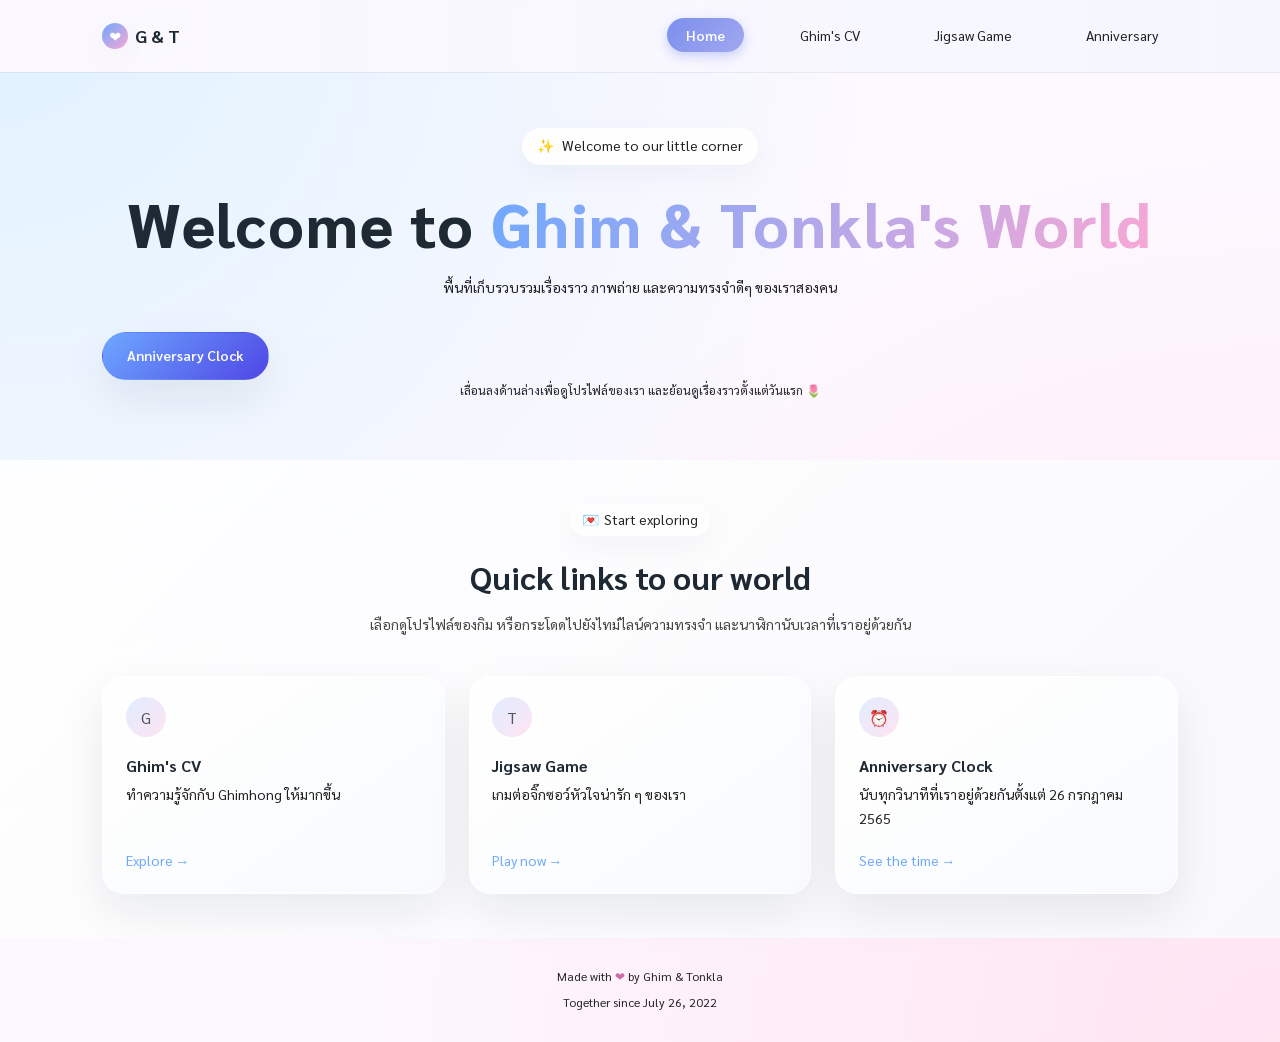
<file: index.html>
<!-- หน้าแรกของเว็บไซต์ Ghim & Tonkla - มีเมนู, hero, ลิงก์ไปแต่ละหน้า -->
<!doctype html>
<html lang="th">
  <head>
    <!-- ส่วนหัว (Head) - ตั้งค่าฟอนต์, meta, ลิงก์ CSS -->
    <!--
      Head section
      - Loads Thai font "Sarabun" from Google Fonts
      - Sets responsive viewport meta
      - Connects global stylesheet (style.css)
    -->
    <meta charset="utf-8" />
    <meta name="viewport" content="width=device-width, initial-scale=1" />
    <title>Ghim &amp; Tonkla - Personal Website</title>
    <meta
      name="description"
      content="เว็บไซต์บันทึกความทรงจำของกิมและต้นกล้า"
    />

    <!-- Google Fonts: Sarabun (primary Thai/Latin font) -->
    <link rel="preconnect" href="https://fonts.googleapis.com" />
    <link rel="preconnect" href="https://fonts.gstatic.com" crossorigin />
    <link href="https://fonts.googleapis.com/css2?family=Sarabun:wght@400;600;700&display=swap" rel="stylesheet" media="print" onload="this.media='all'" />
    <noscript><link rel="stylesheet" href="https://fonts.googleapis.com/css2?family=Sarabun:wght@400;600;700&display=swap" /></noscript>
              <!-- <li>
                <a href="memories.html" class="navbar__link navbar__link--active"
                  aria-current="page"
                  >Our Memories</a
                >
              </li> -->
    <link rel="preload" href="./css/style.css" as="style" />
    <link rel="stylesheet" href="./css/style.css" />
  </head>
  <body>
    <!-- เริ่มต้นเนื้อหาเว็บทั้งหมด -->
    <!--
      Page wrapper
      - Flex column so footer stays at bottom
      - Works without CSS as a normal linear page
    -->
    <div class="page-wrapper">
      <!-- Section: Header (เมนูนำทางด้านบน) -->
      <!--
        Site header & navigation
        - Semantic <header> with <nav>
        - Links to all 5 pages in the project
        - Designed mobile‑first, then enhanced with sticky / blur in CSS
      -->
      <header class="site-header">
        <!-- Navbar + โลโก้ + เมนู -->
        <div class="container navbar" aria-label="Main navigation">
          <!-- Brand / logo area -->
          <a href="index.html" class="navbar__brand">
            <span class="navbar__brand-icon" aria-hidden="true">❤</span>
            <span>G &amp; T</span>
          </a>

          <!-- Hamburger toggle for mobile navigation -->
          <button
            class="navbar-toggle"
            type="button"
            aria-label="เปิดเมนูนำทาง"
            aria-expanded="false"
          >
            <span class="navbar-toggle__icon" aria-hidden="true">
              <span></span>
              <span></span>
              <span></span>
            </span>
          </button>

          <!-- Primary navigation links -->
          <nav aria-label="Primary">
            <ul class="navbar__links">
              <li>
                <a
                  href="index.html"
                  class="navbar__link navbar__link--active"
                  aria-current="page"
                  >Home</a
                >
              </li>
              <li>
                <a href="ghim-cv.html" class="navbar__link">Ghim's CV</a>
              </li>
              <li>
                <a href="jigsaw-game.html" class="navbar__link">Jigsaw Game</a>
              </li>
              <li>
                <a href="anniversary.html" class="navbar__link">Anniversary</a>
              </li>
            </ul>
          </nav>
        </div>
      </header>

      <!-- Section: Main Content (Hero + Quick Links) -->
      <main class="main" id="main-content">
        <!-- Hero Section: แนะนำเว็บ + ปุ่มลัด -->
        <section class="section section--hero">
          <div class="container hero">
            <!-- Small badge / eyebrow text above main headline -->
            <div class="hero__badge-wrapper">
              <p class="hero__badge">
                <span aria-hidden="true">✨</span>
                <span>Welcome to our little corner</span>
              </p>
            </div>

            <!-- Main hero heading -->
            <h1 class="hero__title">
              Welcome to
              <span class="hero__highlight">Ghim &amp; Tonkla's World</span>
            </h1>

            <!-- Short description explaining the purpose of the site -->
            <p class="hero__subtitle">
              พื้นที่เก็บรวบรวมเรื่องราว ภาพถ่าย และความทรงจำดีๆ ของเราสองคน
            </p>

            <!-- Primary actions / quick shortcuts from the hero area -->
            <div class="hero__actions" aria-label="Quick actions from hero">
              <a href="anniversary.html" class="btn btn--primary">
                Anniversary Clock
              </a>
            </div>

            <p class="hero__actions-subtext">
              เลื่อนลงด้านล่างเพื่อดูโปรไฟล์ของเรา และย้อนดูเรื่องราวตั้งแต่วันแรก 🌷
            </p>
          </div>
        </section>

        <!-- Quick Links Section: ลิงก์ไปแต่ละหน้า -->
        <section
          class="section section--subtle"
          aria-labelledby="quick-links-heading"
        >
          <div class="container">
            <!-- Section heading with small eyebrow label -->
            <header class="section-heading">
              <p class="section-heading__eyebrow">
                <span aria-hidden="true">💌</span>
                <span>Start exploring</span>
              </p>
              <h2 id="quick-links-heading" class="section-heading__title">
                Quick links to our world
              </h2>
              <p class="section-heading__subtitle">
                เลือกดูโปรไฟล์ของกิม หรือกระโดดไปยังไทม์ไลน์ความทรงจำ
                และนาฬิกานับเวลาที่เราอยู่ด้วยกัน
              </p>
            </header>

            <!-- Card grid with 4 navigation cards -->
            <div class="card-grid" aria-label="Quick navigation cards">
              <!-- Card 1: Ghim's CV -->
              <a href="ghim-cv.html" class="card">
                <div>
                  <div class="card__icon-circle" aria-hidden="true">G</div>
                  <h3 class="card__title">Ghim's CV</h3>
                  <p class="card__subtitle">ทำความรู้จักกับ Ghimhong ให้มากขึ้น</p>
                </div>
                <p class="card__link-arrow" aria-hidden="true">Explore →</p>
              </a>

              <!-- Card 2: Jigsaw Game -->
              <a href="jigsaw-game.html" class="card">
                <div>
                  <div class="card__icon-circle" aria-hidden="true">T</div>
                  <h3 class="card__title">Jigsaw Game</h3>
                  <p class="card__subtitle">เกมต่อจิ๊กซอว์หัวใจน่ารัก ๆ ของเรา</p>
                </div>
                <p class="card__link-arrow" aria-hidden="true">Play now →</p>
              </a>

              <!-- Card 3: Anniversary clock -->
              <a href="anniversary.html" class="card">
                <div>
                  <div class="card__icon-circle" aria-hidden="true">⏰</div>
                  <h3 class="card__title">Anniversary Clock</h3>
                  <p class="card__subtitle">
                    นับทุกวินาทีที่เราอยู่ด้วยกันตั้งแต่ 26 กรกฎาคม 2565
                  </p>
                </div>
                <p class="card__link-arrow" aria-hidden="true">See the time →</p>
              </a>
            </div>
          </div>
        </section>
      </main>

      <!-- Section: Footer (ปิดท้ายเว็บ) -->
      <footer class="site-footer">
        <div class="container site-footer__inner">
          <p>
            Made with <span class="site-footer__heart" aria-hidden="true">❤</span>
            by Ghim &amp; Tonkla
          </p>
          <p class="text-soft">Together since July 26, 2022</p>
        </div>
      </footer>
    </div>

    <!-- Shared navigation toggle script -->
    <script src="js/script.js" defer></script>
  </body>
</html>
</file>
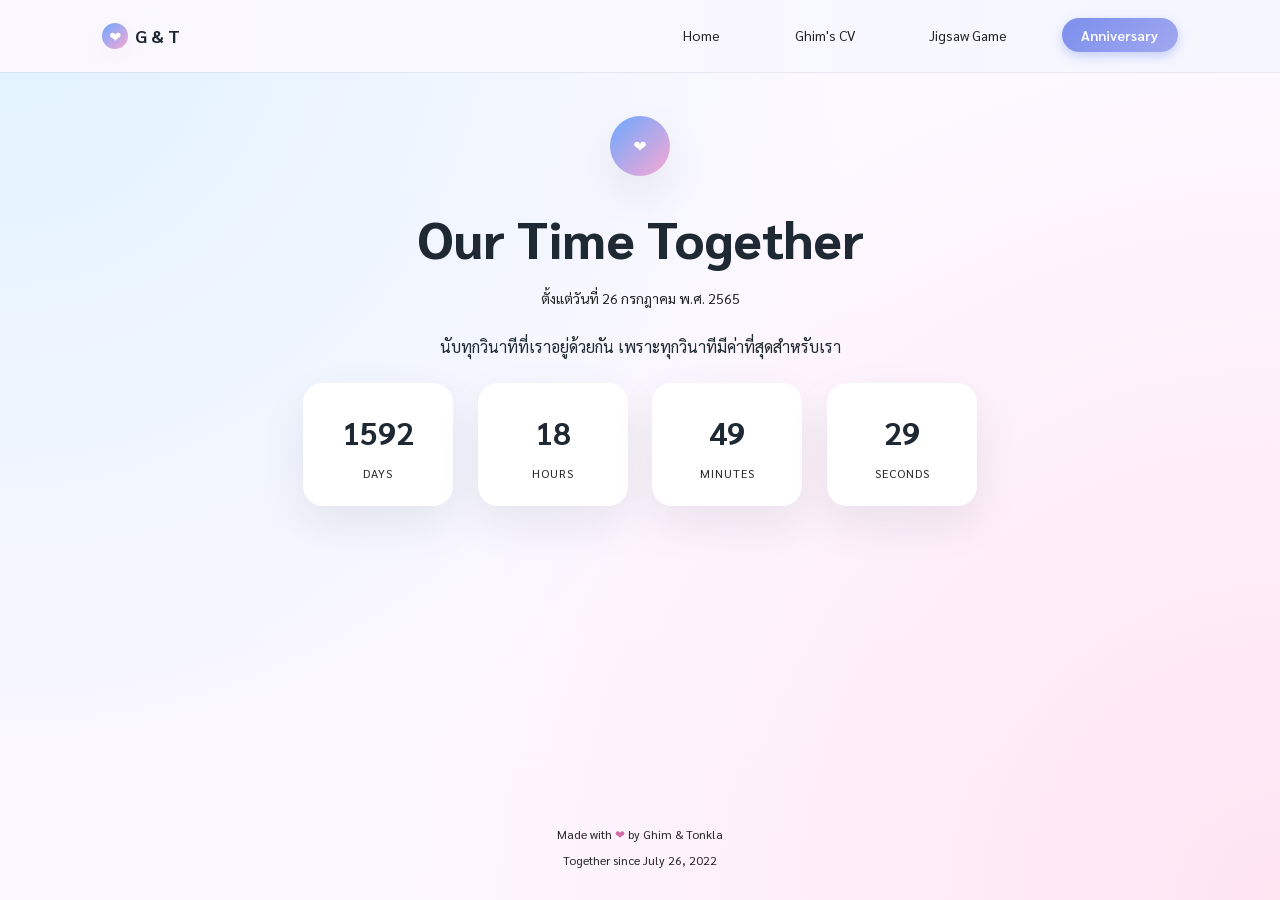
<file: anniversary.html>
<!doctype html>
<html lang="th">
  <head>
    <!-- ส่วนหัว (Head) - ตั้งค่าฟอนต์, meta, ลิงก์ CSS -->
    <!--
      Head section for Anniversary page
      - Uses shared Sarabun font and global stylesheet
      - Mobile‑first via responsive viewport
    -->
    <meta charset="utf-8" />
    <meta name="viewport" content="width=device-width, initial-scale=1" />
    <title>Anniversary Clock | Ghim &amp; Tonkla - Personal Website</title>
    <meta
      name="description"
      content="เว็บไซต์บันทึกความทรงจำของกิมและต้นกล้า"
    />

    <!-- Google Fonts: Sarabun (primary Thai font) -->
    <link rel="preconnect" href="https://fonts.googleapis.com" />
    <link rel="preconnect" href="https://fonts.gstatic.com" crossorigin />
    <link href="https://fonts.googleapis.com/css2?family=Sarabun:wght@400;600;700&display=swap" rel="stylesheet" media="print" onload="this.media='all'" />
    <noscript><link rel="stylesheet" href="https://fonts.googleapis.com/css2?family=Sarabun:wght@400;600;700&display=swap" /></noscript>

    <!-- Preload & global pastel stylesheet -->
    <link rel="preload" href="./css/style.css" as="style" />
    <link rel="stylesheet" href="./css/style.css" />
  </head>
  <body>
    <!-- เริ่มต้นเนื้อหาเว็บ Anniversary -->
    <!--
      Page wrapper so footer stays at bottom even on tall screens.
      Content remains fully usable when CSS/JS are disabled.
    -->
    <div class="page-wrapper">
      <!-- Section: Header (เมนูนำทางด้านบน) -->
      <!-- Shared header & navigation with active state on "Anniversary" -->
      <header class="site-header">
        <!-- Navbar + โลโก้ + เมนู -->
        <div class="container navbar" aria-label="Main navigation">
          <!-- Brand / logo area -->
          <a href="index.html" class="navbar__brand">
            <span class="navbar__brand-icon" aria-hidden="true">❤</span>
            <span>G &amp; T</span>
          </a>

          <!-- Hamburger toggle for mobile navigation -->
          <button
            class="navbar-toggle"
            type="button"
            aria-label="เปิดเมนูนำทาง"
            aria-expanded="false"
          >
            <span class="navbar-toggle__icon" aria-hidden="true">
              <span></span>
              <span></span>
              <span></span>
            </span>
          </button>

          <!-- Primary navigation links -->
          <nav aria-label="Primary">
            <ul class="navbar__links">
              <li>
                <a href="index.html" class="navbar__link">Home</a>
              </li>
              <li>
                <a href="ghim-cv.html" class="navbar__link">Ghim's CV</a>
              </li>
              <li>
                <a href="jigsaw-game.html" class="navbar__link">Jigsaw Game</a>
              </li>
              <li>
                <a href="anniversary.html" class="navbar__link navbar__link--active" aria-current="page">Anniversary</a>
              </li>
            </ul>
          </nav>
        </div>
      </header>

      <!-- Section: Main Content (นาฬิกานับเวลารัก) -->
      <main class="main" id="main-content">
        <section class="section">
          <div class="container anniversary">
            <!-- หัวใจไอคอนด้านบน -->
            <div class="anniversary__badge" aria-hidden="true">❤</div>

            <!-- หัวข้อหลัก + คำอธิบาย -->
            <h1 class="anniversary__title">Our Time Together</h1>
            <p class="anniversary__subtitle">
              ตั้งแต่วันที่ 26 กรกฎาคม พ.ศ. 2565
            </p>

            <!-- ข้อความซึ้ง ๆ -->
            <p class="mt-md">
              นับทุกวินาทีที่เราอยู่ด้วยกัน เพราะทุกวินาทีมีค่าที่สุดสำหรับเรา
            </p>

            <!-- Anniversary Counter: แสดงจำนวนวัน ชั่วโมง นาที วินาที -->
            <div class="anniversary-grid mt-md" aria-label="Time we have been together">
              <!-- Days card -->
              <div class="anniversary-pill">
                <span id="days-count" class="anniversary-pill__value">--</span>
                <span class="anniversary-pill__label">DAYS</span>
              </div>

              <!-- Hours card -->
              <div class="anniversary-pill">
                <span id="hours-count" class="anniversary-pill__value">--</span>
                <span class="anniversary-pill__label">HOURS</span>
              </div>

              <!-- Minutes card -->
              <div class="anniversary-pill">
                <span id="minutes-count" class="anniversary-pill__value">--</span>
                <span class="anniversary-pill__label">MINUTES</span>
              </div>

              <!-- Seconds card -->
              <div class="anniversary-pill">
                <span id="seconds-count" class="anniversary-pill__value">--</span>
                <span class="anniversary-pill__label">SECONDS</span>
              </div>
            </div>

            <!-- ข้อความ fallback ถ้า JS ปิด -->
            <p class="mt-md text-soft" id="clock-fallback">
              กำลังคำนวณเวลา... หากคุณปิดการทำงานของ JavaScript
              จะไม่สามารถแสดงนาฬิกานับเวลานี้ได้ แต่ความทรงจำยังอยู่เหมือนเดิม 💙
            </p>
          </div>
        </section>
      </main>

      <!-- Section: Footer (ปิดท้ายเว็บ) -->
      <footer class="site-footer">
        <div class="container site-footer__inner">
          <p>
            Made with <span class="site-footer__heart" aria-hidden="true">❤</span>
            by Ghim &amp; Tonkla
          </p>
          <p class="text-soft">Together since July 26, 2022</p>
        </div>
      </footer>
    </div>

    <!--
      Anniversary countup clock (vanilla JavaScript)

      - Uses a fixed start date: 26 July 2022 (local time)
      - Every second we calculate the difference between now and the start date
      - The difference is converted into days, hours, minutes, seconds
      - Values are written into the corresponding spans in the UI
      - When JS is working, we remove the fallback text for users
    -->
    <script>
      (function () {
        // DOM lookups for output elements
        var daysEl = document.getElementById('days-count');
        var hoursEl = document.getElementById('hours-count');
        var minutesEl = document.getElementById('minutes-count');
        var secondsEl = document.getElementById('seconds-count');
        var fallbackEl = document.getElementById('clock-fallback');

        if (!daysEl || !hoursEl || !minutesEl || !secondsEl) {
          // Safety guard: if elements are missing, do nothing.
          return;
        }

        // Mark that JavaScript is active (optional but may be useful
        // for other progressive enhancements such as subtle animations).
        document.body.classList.add('js');

        // Start date of the relationship: 26 July 2022 at 00:00 local time.
        // Using ISO date keeps it easy to read and maintain.
        var startDate = new Date('2022-07-26T00:00:00');

        // Helper to pad numbers with a leading zero
        function pad(value) {
          return String(value).padStart(2, '0');
        }

        // Main update function
        function updateClock() {
          var now = new Date();
          var diffMs = now.getTime() - startDate.getTime();

          // If the start date is somehow in the future, clamp to zero
          if (diffMs < 0) diffMs = 0;

          var diffSecondsTotal = Math.floor(diffMs / 1000);

          var days = Math.floor(diffSecondsTotal / (60 * 60 * 24));
          var remainingAfterDays = diffSecondsTotal % (60 * 60 * 24);

          var hours = Math.floor(remainingAfterDays / (60 * 60));
          var remainingAfterHours = remainingAfterDays % (60 * 60);

          var minutes = Math.floor(remainingAfterHours / 60);
          var seconds = remainingAfterHours % 60;

          // Write formatted values into the UI
          daysEl.textContent = days.toString();
          hoursEl.textContent = pad(hours);
          minutesEl.textContent = pad(minutes);
          secondsEl.textContent = pad(seconds);

          // Remove fallback text once the first calculation has succeeded
          if (fallbackEl && fallbackEl.parentNode) {
            fallbackEl.parentNode.removeChild(fallbackEl);
            fallbackEl = null; // Avoid trying to remove again
          }
        }

        // Initial paint so users see values immediately on load
        updateClock();
        // Update every second for a real-time experience
        setInterval(updateClock, 1000);
      })();
    </script>

    <!-- Shared navigation toggle script -->
    <script src="js/script.js" defer></script>
  </body>
</html>
</file>
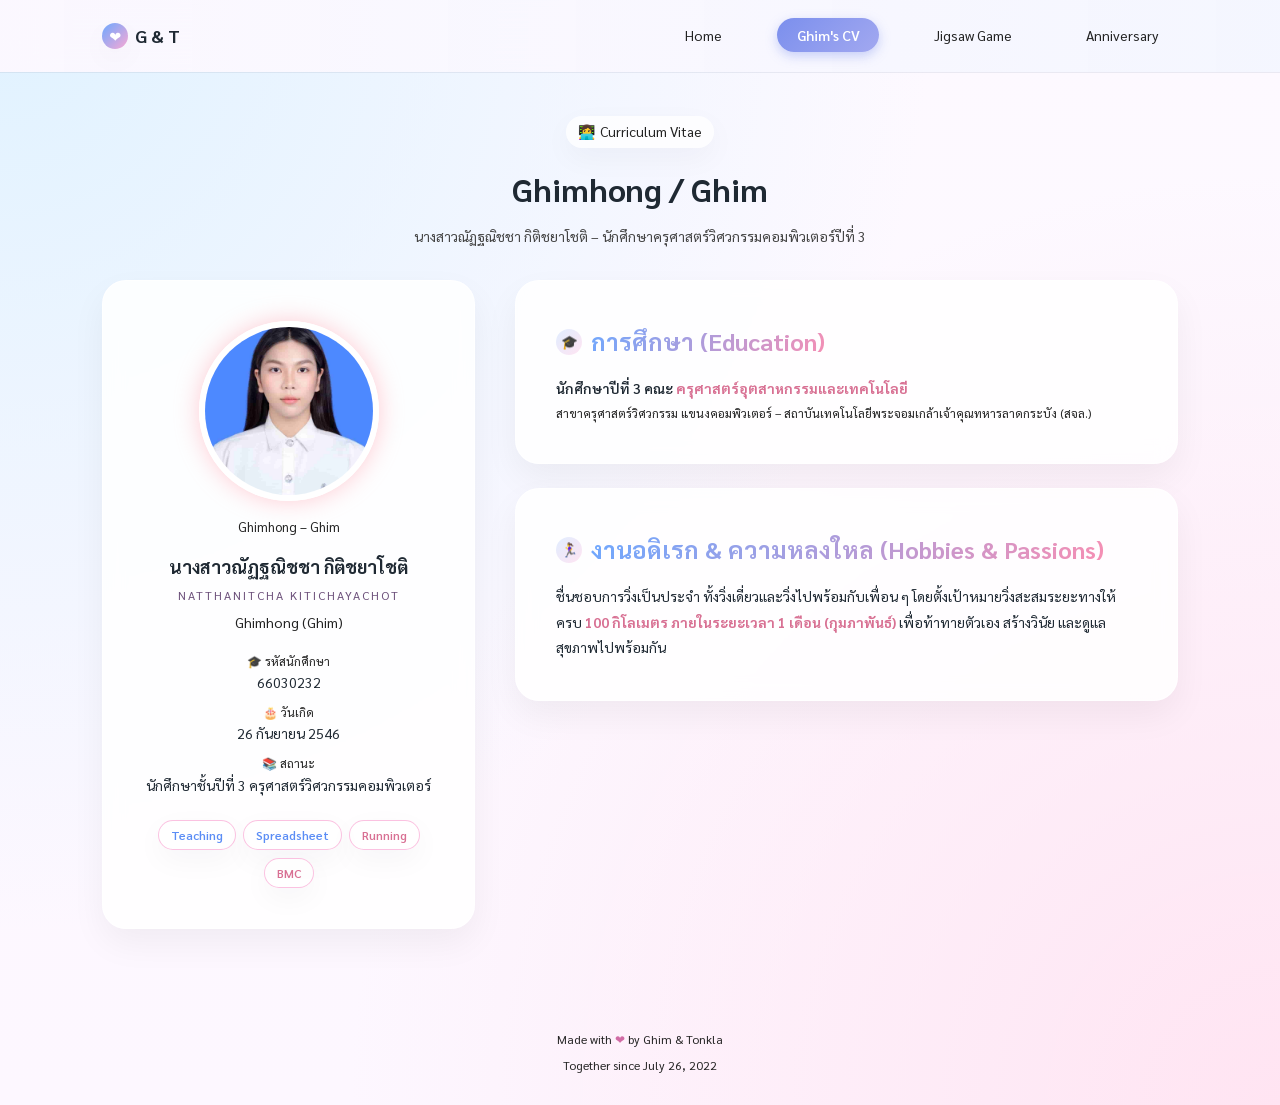
<file: ghim-cv.html>
<!doctype html>
<html lang="th">
  <head>
    <!-- ส่วนหัว (Head) - ตั้งค่าฟอนต์, meta, ลิงก์ CSS -->
    <!--
      Head section for Ghim's CV page
      - Uses the same font and stylesheet as the home page
      - Keeps HTML5 semantics and responsive meta for mobile‑first layout
    -->
    <meta charset="utf-8" />
    <meta name="viewport" content="width=device-width, initial-scale=1" />
    <title>Ghim's CV | Ghim &amp; Tonkla - Personal Website</title>
    <meta
      name="description"
      content="เว็บไซต์บันทึกความทรงจำของกิมและต้นกล้า"
    />

    <!-- Google Fonts: Sarabun (primary Thai font) -->
    <link rel="preconnect" href="https://fonts.googleapis.com" />
    <link rel="preconnect" href="https://fonts.gstatic.com" crossorigin />
    <link href="https://fonts.googleapis.com/css2?family=Sarabun:wght@400;600;700&display=swap" rel="stylesheet" media="print" onload="this.media='all'" />
    <noscript><link rel="stylesheet" href="https://fonts.googleapis.com/css2?family=Sarabun:wght@400;600;700&display=swap" /></noscript>

    <!-- Preload & shared stylesheet -->
    <link rel="preload" href="css/style.css" as="style" />
    <link rel="stylesheet" href="css/style.css" />

    <!-- Preload main profile image for faster LCP -->
    <link
      rel="preload"
      href="images/Ghim.jpg"
      as="image"
      fetchpriority="high"
    />

    <!-- Shared navigation script (deferred) -->
    <script src="js/script.js" defer></script>
  </head>
  <body>
    <!-- เริ่มต้นเนื้อหาเว็บ Ghim's CV -->
    <!--
      Page wrapper keeps footer at the bottom and
      still works as simple linear content if CSS is disabled.
    -->
    <div class="page-wrapper">
      <!-- Section: Header (เมนูนำทางด้านบน) -->
      <!--
        Shared site header and navigation
        - Same structure as index.html
        - Active state set to "Ghim's CV" for this page
      -->
      <header class="site-header">
        <!-- Navbar + โลโก้ + เมนู -->
        <div class="container navbar" aria-label="Main navigation">
          <!-- Brand / logo area -->
          <a href="index.html" class="navbar__brand">
            <span class="navbar__brand-icon" aria-hidden="true">❤</span>
            <span>G &amp; T</span>
          </a>

          <!-- Hamburger toggle for mobile navigation -->
          <button
            class="navbar-toggle"
            type="button"
            aria-label="เปิดเมนูนำทาง"
            aria-expanded="false"
          >
            <span class="navbar-toggle__icon" aria-hidden="true">
              <span></span>
              <span></span>
              <span></span>
            </span>
          </button>

          <!-- Primary navigation links -->
          <nav aria-label="Primary">
            <ul class="navbar__links">
              <li>
                <a href="index.html" class="navbar__link">Home</a>
              </li>
              <li>
                <a href="ghim-cv.html" class="navbar__link navbar__link--active" aria-current="page">Ghim's CV</a>
              </li>
              <li>
                <a href="jigsaw-game.html" class="navbar__link">Jigsaw Game</a>
              </li>
              <li>
                <a href="anniversary.html" class="navbar__link">Anniversary</a>
              </li>
            </ul>
          </nav>
        </div>
      </header>

      <!-- Section: Main Content (โปรไฟล์ + การศึกษา + งานอดิเรก) -->
      <main class="main" id="main-content">
        <section class="section" aria-labelledby="ghim-cv-heading">
          <div class="container">
            <!-- หัวข้อหลักของหน้า CV -->
            <header class="section-heading text-center">
              <p class="section-heading__eyebrow">
                <span aria-hidden="true">👩‍💻</span>
                <span>Curriculum Vitae</span>
              </p>
              <h1 id="ghim-cv-heading" class="section-heading__title">Ghimhong / Ghim</h1>
              <p class="section-heading__subtitle">
                นางสาวณัฏฐณิชชา กิติชยาโชติ – นักศึกษาครุศาสตร์วิศวกรรมคอมพิวเตอร์ปีที่ 3
              </p>
            </header>

            <!-- CV Layout: ซ้ายโปรไฟล์ ขวารายละเอียด -->
            <div class="cv-layout" aria-label="Ghimhong profile layout">
              <!-- Sidebar: ข้อมูลโปรไฟล์ -->
              <aside class="cv-layout__sidebar" aria-label="Basic profile information">
                <article class="cv-section-card cv-profile-card">
                  <figure class="text-center">
                    <img
                      src="images/Ghim.jpg"
                      alt="Ghimhong Profile"
                      class="profile-img-circle"
                      width="200"
                      height="200"
                      fetchpriority="high"
                      decoding="sync"
                    />
                    <figcaption class="text-soft" style="font-size: 0.8rem;">
                      Ghimhong – Ghim
                    </figcaption>
                  </figure>

                  <!-- Name & nickname -->
                  <div class="mt-sm">
                    <p class="cv-profile-card__name">นางสาวณัฏฐณิชชา กิติชยาโชติ</p>
                    <p class="cv-profile-card__name-en">NATTHANITCHA KITICHAYACHOT</p>
                    <p class="cv-profile-card__role">Ghimhong (Ghim)</p>
                  </div>

                  <!-- Basic meta information -->
                  <dl class="cv-profile-card__meta" aria-label="Student information">
                    <div>
                      <dt class="text-soft">🎓 รหัสนักศึกษา</dt>
                      <dd>66030232</dd>
                    </div>
                    <div>
                      <dt class="text-soft">🎂 วันเกิด</dt>
                      <dd>26 กันยายน 2546</dd>
                    </div>
                    <div>
                      <dt class="text-soft">📚 สถานะ</dt>
                      <dd>นักศึกษาชั้นปีที่ 3 ครุศาสตร์วิศวกรรมคอมพิวเตอร์</dd>
                    </div>
                  </dl>

                  <!-- Interest tags -->
                  <div class="mt-md" aria-label="Key interests">
                    <div class="tag-list">
                      <span class="tag tag--blue">Teaching</span>
                      <span class="tag tag--blue">Spreadsheet</span>
                      <span class="tag tag--pink">Running</span>
                      <span class="tag tag--pink">BMC</span>
                    </div>
                  </div>
                </article>
              </aside>

              <!-- Main: การศึกษา + งานอดิเรก -->
              <section class="cv-layout__main" aria-label="Detailed CV sections">
                <!-- Education card -->
                <div class="info-card">
                  <article class="cv-section-card">
                    <header class="cv-section-card__title">
                      <span class="cv-section-card__title-icon" aria-hidden="true">🎓</span>
                      <h2>การศึกษา (Education)</h2>
                    </header>

                    <div>
                      <p class="cv-section-card__item-title">
                        นักศึกษาปีที่ 3 คณะ
                        <span class="highlight">ครุศาสตร์อุตสาหกรรมและเทคโนโลยี</span>
                      </p>
                      <p class="cv-section-card__item-meta">
                        สาขาครุศาสตร์วิศวกรรม แขนงคอมพิวเตอร์ –
                        สถาบันเทคโนโลยีพระจอมเกล้าเจ้าคุณทหารลาดกระบัง (สจล.)
                      </p>
                    </div>
                  </article>
                </div>

                <!-- Hobbies & passions card -->
                <div class="info-card">
                  <article class="cv-section-card">
                    <header class="cv-section-card__title">
                      <span class="cv-section-card__title-icon" aria-hidden="true">🏃‍♀️</span>
                      <h2>งานอดิเรก &amp; ความหลงใหล (Hobbies &amp; Passions)</h2>
                    </header>

                    <p class="cv-section-card__item-body">
                      ชื่นชอบการวิ่งเป็นประจำ ทั้งวิ่งเดี่ยวและวิ่งไปพร้อมกับเพื่อน ๆ
                      โดยตั้งเป้าหมายวิ่งสะสมระยะทางให้ครบ
                      <strong>
                        <span class="highlight">100 กิโลเมตร</span>
                        ภายในระยะเวลา
                        <span class="highlight">1 เดือน</span>
                        (กุมภาพันธ์)
                      </strong>
                      เพื่อท้าทายตัวเอง สร้างวินัย และดูแลสุขภาพไปพร้อมกัน
                    </p>
                  </article>
                </div>
              </section>
            </div>
          </div>
        </section>
      </main>

      <!-- Section: Footer (ปิดท้ายเว็บ) -->
      <footer class="site-footer">
        <div class="container site-footer__inner">
          <p>
            Made with <span class="site-footer__heart" aria-hidden="true">❤</span>
            by Ghim &amp; Tonkla
          </p>
          <p class="text-soft">Together since July 26, 2022</p>
        </div>
      </footer>
    </div>

  </body>
</html>
</file>
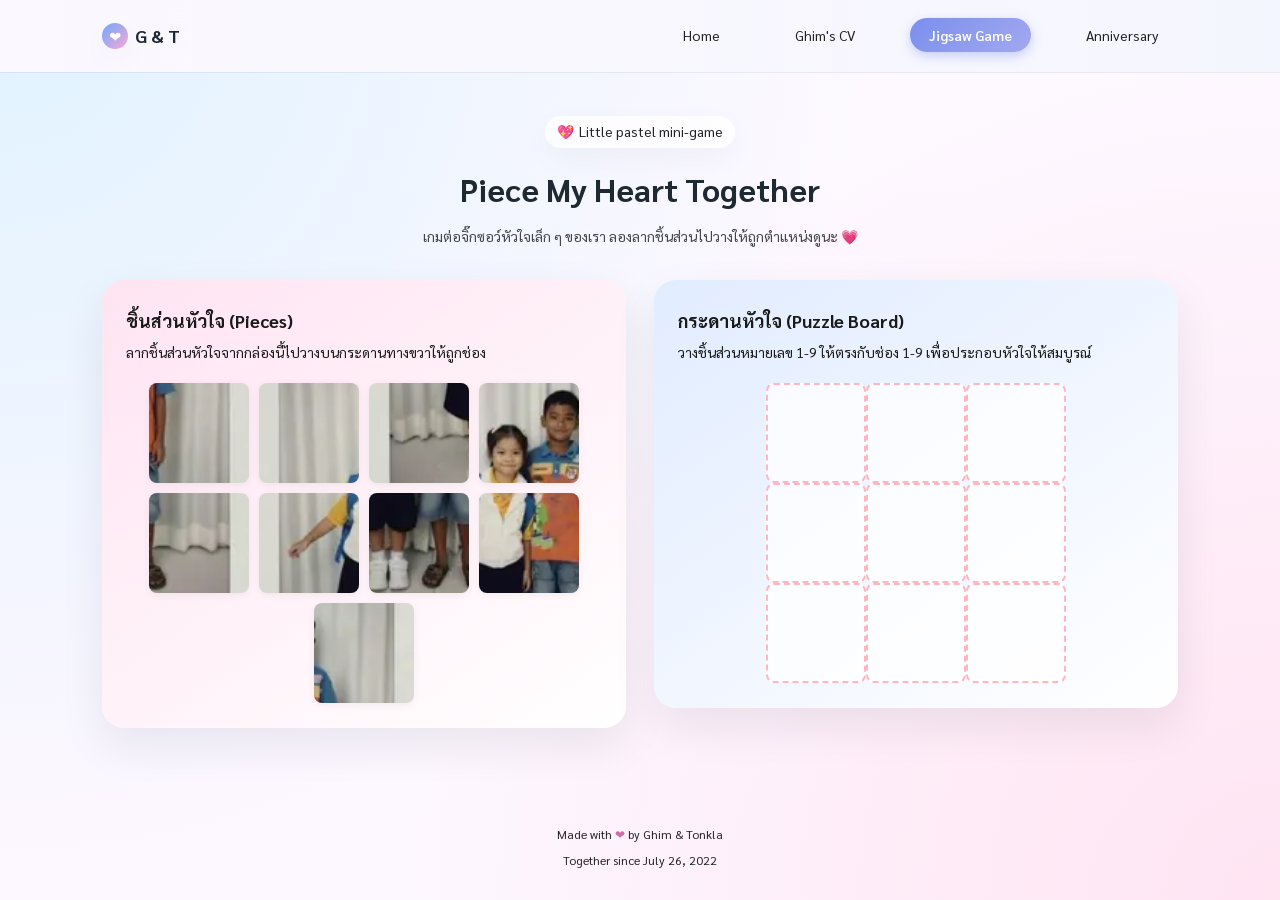
<file: jigsaw-game.html>
<!doctype html>
<html lang="th">
  <head>
    <!--
      Head section for Jigsaw Game page
      - Reuses shared font and stylesheet
      - Keeps responsive viewport for mobile‑first design
    -->
    <meta charset="utf-8" />
    <meta name="viewport" content="width=device-width, initial-scale=1" />
    <title>Jigsaw Game | Ghim &amp; Tonkla - Personal Website</title>
    <meta
      name="description"
      content="เว็บไซต์บันทึกความทรงจำของกิมและต้นกล้า"
    />

    <!-- Improve performance: theme color for mobile -->
    <meta name="theme-color" content="#ffffff" />

    <!-- Google Fonts: Sarabun (primary Thai font) -->
    <link rel="preconnect" href="https://fonts.googleapis.com" />
    <link rel="preconnect" href="https://fonts.gstatic.com" crossorigin />
    <link href="https://fonts.googleapis.com/css2?family=Sarabun:wght@400;600;700&display=swap" rel="stylesheet" media="print" onload="this.media='all'" />
    <noscript><link rel="stylesheet" href="https://fonts.googleapis.com/css2?family=Sarabun:wght@400;600;700&display=swap" /></noscript>


    <!-- Inline critical CSS for above-the-fold layout (mobile only) -->
    <style>
      @media (max-width: 768px) {
        html, body { min-height: 100vh; background: #fdf8ff; }
        .page-wrapper { min-height: 100vh; display: flex; flex-direction: column; }
        .main { flex: 1 0 auto; }
        .jigsaw-layout { display: flex; flex-direction: column; align-items: center; padding: 10px; margin: 0; }
        .jigsaw-panel--pieces, .jigsaw-panel--board { display: flex; flex-direction: column; align-items: center; width: auto; box-sizing: border-box; }
        .jigsaw-board, #puzzle-board { min-width: 210px; min-height: 210px; width: 210px; height: 210px; display: grid; grid-template-columns: repeat(3, 70px); grid-template-rows: repeat(3, 70px); gap: 0; margin: 0 auto; box-sizing: border-box; }
        #pieces-container { display: grid; grid-template-columns: repeat(3, 1fr); gap: 10px; padding: 10px; justify-items: center; min-width: 210px; box-sizing: border-box; }
        .jigsaw-cell, .drop-zone { min-width: 70px; min-height: 70px; width: 70px; height: 70px; box-sizing: border-box; position: relative; border: 1px dashed #ffb6c1; background: #fff; }
        .jigsaw-piece, .piece { min-width: 70px; min-height: 70px; width: 70px; height: 70px; box-sizing: border-box; border-radius: 15px; background-size: 210px 210px; background-repeat: no-repeat; }
        .section-heading__title, .jigsaw-panel__title { text-align: center; margin: 0 auto; }
        .section-heading__subtitle, .jigsaw-panel__subtitle { text-align: center; margin: 0 auto; }
      }
    </style>

    <link rel="stylesheet" href="./css/style.css" />

    <link rel="preload" as="image" href="images/jigsaw.webp" fetchpriority="high" />

    <!-- Jigsaw logic and shared navigation (deferred to avoid blocking) -->
    <script src="js/jigsaw-game.js" defer></script>
    <script src="js/script.js" defer></script>
  </head>
  <body>
    <!-- Page wrapper so footer sits at the bottom while keeping content readable without CSS -->
    <div class="page-wrapper">
      <!--
        Shared site header and navigation
        - Structure matches other pages
        - Active state set on "Jigsaw Game"
      -->
      <header class="site-header">
        <div class="container navbar" aria-label="Main navigation">
          <!-- Brand / logo area -->
          <a href="index.html" class="navbar__brand" aria-label="กลับหน้าแรก G &amp; T">
            <span class="navbar__brand-icon" aria-hidden="true">❤</span>
            <span>G &amp; T</span>
          </a>

          <!-- Hamburger toggle for mobile navigation -->
          <button
            class="navbar-toggle"
            type="button"
            aria-label="เปิดเมนูนำทาง"
            aria-controls="navbar-menu"
            aria-expanded="false"
            tabindex="0"
          >
            <span class="navbar-toggle__icon" aria-hidden="true">
              <span></span>
              <span></span>
              <span></span>
            </span>
          </button>

          <!-- Primary navigation links -->
          <nav aria-label="Primary">
            <ul class="navbar__links">
              <li>
                <a href="index.html" class="navbar__link" aria-label="ไปหน้า Home">Home</a>
              </li>
              <li>
                <a href="ghim-cv.html" class="navbar__link">Ghim's CV</a>
              </li>
              <li>
                <a href="jigsaw-game.html" class="navbar__link navbar__link--active" aria-current="page" aria-label="ไปหน้า Jigsaw Game">Jigsaw Game</a>
              </li>
              <li>
                <a href="anniversary.html" class="navbar__link" aria-label="ไปหน้า Anniversary">Anniversary</a>
              </li>
            </ul>
          </nav>
        </div>
      </header>

      <!--
        Main content area
        - 2-column responsive layout using Flexbox
        - Left: shuffled pieces container
        - Right: 3x3 puzzle grid board
      -->
      <main class="main" id="main-content">
        <section class="section" aria-labelledby="jigsaw-heading">
          <div class="container">
            <!-- Page heading + subtitle -->
            <header class="section-heading">
              <p class="section-heading__eyebrow">
                <span aria-hidden="true">💖</span>
                <span>Little pastel mini-game</span>
              </p>
              <h1 id="jigsaw-heading" class="section-heading__title">
                Piece My Heart Together
              </h1>
              <p class="section-heading__subtitle">
                เกมต่อจิ๊กซอว์หัวใจเล็ก ๆ ของเรา ลองลากชิ้นส่วนไปวางให้ถูกตำแหน่งดูนะ 💗
              </p>
            </header>

            <!-- Progressive enhancement fallback when JavaScript is disabled -->
            <p id="jigsaw-fallback" class="jigsaw-fallback">
              โปรดเปิดใช้งาน JavaScript เพื่อเล่นเกมต่อจิ๊กซอว์หัวใจของเรา
            </p>

            <!-- Jigsaw layout: flexbox wrapper with two main panels -->
            <div class="jigsaw-layout" role="application" aria-label="เกมต่อจิ๊กซอว์หัวใจ ลากชิ้นส่วนจากกล่องด้านซ้ายไปวางให้ตรงช่องบนกระดานด้านขวา">
              <!-- Pieces container (source of draggable pieces) -->
              <section
                class="jigsaw-panel jigsaw-panel--pieces"
                aria-label="กล่องเก็บชิ้นส่วนจิ๊กซอว์"
              >
                <header class="jigsaw-panel__header">
                  <h2 class="jigsaw-panel__title">ชิ้นส่วนหัวใจ (Pieces)</h2>
                  <p class="jigsaw-panel__subtitle">
                    ลากชิ้นส่วนหัวใจจากกล่องนี้ไปวางบนกระดานทางขวาให้ถูกช่อง
                  </p>
                </header>

                <div
                  id="pieces-container"
                  class="jigsaw-pieces"
                  aria-label="Heart puzzle pieces to drag"
                ></div>
              </section>

              <!-- Puzzle board (3x3 grid of drop targets) -->
              <section
                class="jigsaw-panel jigsaw-panel--board"
                aria-label="กระดานจิ๊กซอว์"
              >
                <header class="jigsaw-panel__header">
                  <h2 class="jigsaw-panel__title">กระดานหัวใจ (Puzzle Board)</h2>
                  <p class="jigsaw-panel__subtitle">
                    วางชิ้นส่วนหมายเลข 1-9 ให้ตรงกับช่อง 1-9 เพื่อประกอบหัวใจให้สมบูรณ์
                  </p>
                </header>

                <div
                  id="puzzle-board"
                  class="jigsaw-board"
                  role="grid"
                  aria-label="กระดานต่อจิ๊กซอว์"
                >
                  <!--
                    3x3 grid cells (drop zones)
                    - Each cell expects a piece with the same number as data-cell-id
                  -->
                  <div class="jigsaw-cell" data-cell-id="1" role="gridcell" aria-label="ช่องวางจิ๊กซอว์ตำแหน่งที่ 1"></div>
                  <div class="jigsaw-cell" data-cell-id="2" role="gridcell" aria-label="ช่องวางจิ๊กซอว์ตำแหน่งที่ 2"></div>
                  <div class="jigsaw-cell" data-cell-id="3" role="gridcell" aria-label="ช่องวางจิ๊กซอว์ตำแหน่งที่ 3"></div>
                  <div class="jigsaw-cell" data-cell-id="4" role="gridcell" aria-label="ช่องวางจิ๊กซอว์ตำแหน่งที่ 4"></div>
                  <div class="jigsaw-cell" data-cell-id="5" role="gridcell" aria-label="ช่องวางจิ๊กซอว์ตำแหน่งที่ 5"></div>
                  <div class="jigsaw-cell" data-cell-id="6" role="gridcell" aria-label="ช่องวางจิ๊กซอว์ตำแหน่งที่ 6"></div>
                  <div class="jigsaw-cell" data-cell-id="7" role="gridcell" aria-label="ช่องวางจิ๊กซอว์ตำแหน่งที่ 7"></div>
                  <div class="jigsaw-cell" data-cell-id="8" role="gridcell" aria-label="ช่องวางจิ๊กซอว์ตำแหน่งที่ 8"></div>
                  <div class="jigsaw-cell" data-cell-id="9" role="gridcell" aria-label="ช่องวางจิ๊กซอว์ตำแหน่งที่ 9"></div>
                </div>

                <!-- Success message appears only when puzzle is correctly completed -->
                <p
                  id="jigsaw-success"
                  class="jigsaw-success hidden"
                  role="status"
                  aria-live="polite"
                >
                  You complete me! 💖
                </p>
              </section>
            </div>
          </div>
        </section>
      </main>

      <!-- Shared footer -->
      <footer class="site-footer">
        <div class="container site-footer__inner">
          <p>
            Made with <span class="site-footer__heart" aria-hidden="true">❤</span>
            by Ghim &amp; Tonkla
          </p>
          <p class="text-soft">Together since July 26, 2022</p>
        </div>
      </footer>
    </div>

    <!-- Jigsaw completion / hint modal (hidden by default, shown via JS) -->
    <div
      id="jigsaw-modal-backdrop"
      class="modal-backdrop hidden"
      aria-hidden="true"
    >
      <div
        class="modal"
        role="dialog"
        aria-modal="true"
        aria-labelledby="jigsaw-modal-title"
        aria-describedby="jigsaw-modal-message"
      >
        <div class="modal__icon" aria-hidden="true">💖</div>
        <h2 id="jigsaw-modal-title" class="modal__title">Jigsaw Game</h2>
        <p id="jigsaw-modal-message" class="modal__message"></p>
        <div class="modal__actions">
          <button type="button" id="jigsaw-modal-button" class="btn btn--primary" aria-label="ปิดหน้าต่างแจ้งเตือน">
            ตกลง
          </button>
        </div>
      </div>
    </div>

    <!--
      Jigsaw Game Logic now lives in jigsaw-game.js (loaded with defer in <head>)
      for better performance and non-blocking rendering on mobile.
    -->
  </body>
</html>
</file>
<file: css/style.css>
/* Ensure jigsaw-cell always has fixed size for both desktop and mobile to prevent layout shift */
    .jigsaw-cell {
      width: 70px;
      height: 70px;
      box-sizing: border-box;
    }
    body #pieces-container div.piece {
      width: 70px !important;
      height: 70px !important;
      min-width: 70px !important;
      max-width: 70px !important;
      flex: 0 0 70px !important;
      padding: 0 !important;
      aspect-ratio: unset !important;
      transform: none !important;
      background-size: 210px 210px !important;
    }
    body .drop-zone {
      width: 70px !important;
      height: 70px !important;
      min-width: 70px !important;
      max-width: 70px !important;
      background-size: 210px 210px !important;
    }
    #pieces-container {
      display: flex !important;
      flex-wrap: wrap !important;
      justify-content: center !important;
      gap: 10px !important;
      width: 100% !important;
    }
  #pieces-container .piece {
    width: 70px !important;
    height: 70px !important;
    flex: none !important;
    min-width: unset !important;
    max-width: unset !important;
    min-height: unset !important;
    max-height: unset !important;
  }
@media (max-width: 768px) {
  /* Final mobile pixel-perfect layout with improved gaps and borders */
  .jigsaw-layout {
    display: flex !important;
    flex-direction: column !important;
    align-items: center !important;
    padding: 10px !important;
    margin: 0 !important;
  }
  .jigsaw-panel--pieces,
  .jigsaw-panel--board {
    display: flex !important;
    flex-direction: column !important;
    align-items: center !important;
    padding: 0 !important;
    margin: 0 !important;
    width: auto !important;
    box-sizing: border-box !important;
  }
  .jigsaw-panel--board {
    padding-bottom: 20px !important;
    margin-top: 0 !important;
    margin-bottom: 30px !important;
    overflow: visible !important;
  }
  /* Hide long subtitles, show only short headings */
  .section-heading__subtitle,
  .jigsaw-panel__subtitle {
    display: block !important;
    opacity: 1 !important;
    text-align: center !important;
    width: 100% !important;
    margin: 0 auto !important;
  }
  h1,
  .section-heading__title,
  .jigsaw-panel__title {
    display: block !important;
    text-align: center !important;
    margin: 0 auto !important;
    width: fit-content !important;
    padding: 0 !important;
    max-width: 100% !important;
    height: auto !important;
  }
  .section-heading__eyebrow {
    font-size: 13px !important;
    padding: 0.1rem 0.3rem !important;
    margin-bottom: 0 !important;
    text-align: center !important;
    word-wrap: break-word !important;
    white-space: normal !important;
    width: 100% !important;
    margin: 0 auto !important;
  }
  .section-heading,
  .jigsaw-panel__header {
    margin-bottom: 0 !important;
    padding: 2px 0 !important;
    text-align: center !important;
    word-wrap: break-word !important;
    white-space: normal !important;
    width: 100% !important;
    margin: 0 auto !important;
  }
  .section {
    padding-block: 0.1rem !important;
    margin: 0 !important;
  }
  /* Pieces container grid for 9 pieces, add gap and rows */
  #pieces-container {
    display: grid !important;
    grid-template-columns: repeat(3, 1fr) !important;
    gap: 10px !important;
    padding: 10px !important;
    justify-items: center !important;
    margin: 0 auto !important;
  }
  .piece {
    border-radius: 15px !important;
    width: 70px !important;
    height: 70px !important;
    min-width: unset !important;
    max-width: unset !important;
    min-height: unset !important;
    max-height: unset !important;
    object-fit: unset !important;
    background-size: 210px 210px !important;
    background-repeat: no-repeat !important;
  }
    .drop-zone {
      width: 70px !important;
      height: 70px !important;
      min-width: unset !important;
      max-width: unset !important;
      min-height: unset !important;
      max-height: unset !important;
      object-fit: unset !important;
      background-size: 210px 210px !important;
      background-repeat: no-repeat !important;
      border: 1px dashed #ffb6c1 !important;
    }
      .piece.piece-1, .drop-zone.piece-1 { background-position: 0 0 !important; }
      .piece.piece-2, .drop-zone.piece-2 { background-position: -80px 0 !important; }
      .piece.piece-3, .drop-zone.piece-3 { background-position: -160px 0 !important; }
      .piece.piece-4, .drop-zone.piece-4 { background-position: 0 -80px !important; }
      .piece.piece-5, .drop-zone.piece-5 { background-position: -80px -80px !important; }
      .piece.piece-6, .drop-zone.piece-6 { background-position: -160px -80px !important; }
      .piece.piece-7, .drop-zone.piece-7 { background-position: 0 -160px !important; }
      .piece.piece-8, .drop-zone.piece-8 { background-position: -80px -160px !important; }
      .piece.piece-9, .drop-zone.piece-9 { background-position: -160px -160px !important; }
    .piece.piece-1 { background-position: 0 0 !important; }
    .piece.piece-2 { background-position: -80px 0 !important; }
    .piece.piece-3 { background-position: -160px 0 !important; }
    .piece.piece-4 { background-position: 0 -80px !important; }
    .piece.piece-5 { background-position: -80px -80px !important; }
    .piece.piece-6 { background-position: -160px -80px !important; }
    .piece.piece-7 { background-position: 0 -160px !important; }
    .piece.piece-8 { background-position: -80px -160px !important; }
    .piece.piece-9 { background-position: -160px -160px !important; }
  #puzzle-board {
    width: 210px !important;
    height: 210px !important;
    display: grid !important;
    grid-template-columns: repeat(3, 70px) !important;
    margin: 0 auto !important;
    padding: 5px !important;
    grid-template-rows: repeat(3, 70px) !important;
    gap: 0 !important;
    border: none !important;
    box-sizing: content-box !important;
    overflow: visible !important;
    margin-bottom: 40px !important;
  }
    .piece.piece-1, .drop-zone.piece-1 { background-position: 0 0 !important; }
    .piece.piece-2, .drop-zone.piece-2 { background-position: -70px 0 !important; }
    .piece.piece-3, .drop-zone.piece-3 { background-position: -140px 0 !important; }
    .piece.piece-4, .drop-zone.piece-4 { background-position: 0 -70px !important; }
    .piece.piece-5, .drop-zone.piece-5 { background-position: -70px -70px !important; }
    .piece.piece-6, .drop-zone.piece-6 { background-position: -140px -70px !important; }
    .piece.piece-7, .drop-zone.piece-7 { background-position: 0 -140px !important; }
    .piece.piece-8, .drop-zone.piece-8 { background-position: -70px -140px !important; }
    .piece.piece-9, .drop-zone.piece-9 { background-position: -140px -140px !important; }
  .drop-zone,
  .jigsaw-cell {
    width: 75px !important;
    height: 75px !important;
    font-size: 0.8rem !important;
    margin: 0 !important;
    border-bottom: 2px dashed #ffc0cb !important;
    border-right: 2px dashed #ffc0cb !important;
    box-sizing: border-box !important;
    text-align: center !important;
  }
}
@media (max-width: 768px) {
  /* จัดกึ่งกลางคอนเทนเนอร์ที่ครอบกระดาน */
  .board-container {
    display: flex !important;
    justify-content: center !important;
    align-items: center !important;
    width: 100% !important;
  }
  /* บังคับกระดานให้อยู่ตรงกลาง */
  .puzzle-board {
    margin: 0 auto !important;
  }
}
/* ==========================
   ส่วนจัดการจิ๊กซอว์ (Jigsaw)
   ========================== */
/* ลบขอบ/ระยะห่างของชิ้นจิ๊กซอว์ให้แนบสนิท */
.piece, .jigsaw-piece {
  border: none !important;
  margin: 0 !important;
  padding: 0 !important;
}
/* กำหนด grid 3x3 สำหรับกระดานจิ๊กซอว์ */
.puzzle-board, .jigsaw-board {
  display: grid !important;
  grid-template-columns: repeat(3, 1fr) !important;
  width: 300px;
  height: 300px;
  gap: 0;
  margin: 0 auto;
}
/* ช่องวางจิ๊กซอว์แต่ละช่อง */
.drop-zone, .jigsaw-cell {
  width: 100px;
  height: 100px;
  border: 2px dashed #ffc0cb;
  box-sizing: border-box;
  position: relative;
  background: #fff;
  transition: background 0.2s;
}
/* ตอนลากชิ้นส่วนมาวาง hover ให้เปลี่ยนสีขอบ */
.drop-zone.drag-over, .jigsaw-cell.jigsaw-cell--over {
  background: #e1ecff;
  border-color: #6da8ff;
}
/* ให้ชิ้นจิ๊กซอว์ขยายเต็ม cell */
.drop-zone .piece, .jigsaw-cell .jigsaw-piece {
  width: 100% !important;
  height: 100% !important;
  position: absolute;
  top: 0;
  left: 0;
  margin: 0 !important;
  border: none !important;
  border-radius: 0 !important;
}
/* ==========================
   ตัวแปรสี ฟอนต์ (Variables)
   ========================== */
/* กำหนดสีหลัก ฟอนต์ และขนาดต่าง ๆ ของเว็บ */

/* ==========================
   1. CSS Custom Properties
   ========================== */
:root {
  /* Brand palette - pastel, romantic */
  --color-bg: #fdf8ff; /* very light pink/blue blend */
  --color-surface: #ffffff;
  --color-surface-soft: #f7f4ff;
  --color-primary: #6da8ff; /* pastel blue */
  --color-primary-soft: #e1ecff;
  --color-secondary: #d16ba5; /* improved pink for contrast */
  --color-secondary-soft: #ffe4f2;

  --color-accent: #7dd3fc; /* light cyan accent */
  --color-text: #1f2933; /* dark slate */
  --color-text-soft: #222222; /* stronger contrast for pastel backgrounds */
  --color-border-subtle: rgba(148, 163, 184, 0.28);

  --gradient-hero: radial-gradient(circle at top left, #e0f2ff 0, transparent 55%),
                   radial-gradient(circle at bottom right, #ffe4f2 0, transparent 55%),
                   linear-gradient(180deg, #fdf9ff 0%, #fdf7ff 100%);

  --gradient-pill: linear-gradient(135deg, #6da8ff, #f9a8d4);

  --shadow-soft: 0 18px 45px rgba(15, 23, 42, 0.08);
  --shadow-subtle: 0 10px 30px rgba(15, 23, 42, 0.04);

  --radius-lg: 22px;
  --radius-md: 16px;
  --radius-pill: 999px;

  --header-height: 72px;

  --transition-fast: 150ms ease-out;
  --transition-med: 220ms cubic-bezier(0.22, 0.61, 0.36, 1);

  --container-max: 1120px;
  --container-padding-x: 1.4rem;

  /* Typography scale */
  --font-family-base: "Sarabun", system-ui, -apple-system, BlinkMacSystemFont, "Segoe UI", sans-serif;
  --font-size-xs: 0.75rem;
  --font-size-sm: 0.875rem;
  --font-size-base: 1rem;
  --font-size-lg: 1.125rem;
  --font-size-xl: 1.5rem;
  --font-size-2xl: 2rem;
  --font-size-3xl: clamp(2.2rem, 4vw, 3.2rem);
  --font-size-4xl: clamp(2.8rem, 6vw, 3.8rem);
}

/* ==========================
  2. Modern CSS Reset
  ========================== */
/* รีเซ็ตค่าพื้นฐานของ HTML ทุกอย่างให้เหมือนกันทุกเบราว์เซอร์ */
*, *::before, *::after {
  box-sizing: border-box;
}

* {
  margin: 0;
  padding: 0;
}

html {
  font-size: 100%;
  -webkit-text-size-adjust: 100%;
  scroll-behavior: smooth;
}

body {
  min-height: 100vh;
  font-family: var(--font-family-base);
  font-size: var(--font-size-base);
  line-height: 1.7;
  color: var(--color-text);
  background: var(--gradient-hero);
  text-rendering: optimizeLegibility;
}

img, picture, video, canvas, svg {
  display: block;
  max-width: 100%;
}

input, button, textarea, select {
  font: inherit;
}

button {
  border: none;
  background: none;
  cursor: pointer;
}

a {
  color: inherit;
  text-decoration: none;
}

a:hover {
  text-decoration: none;
}

ul, ol {
  list-style: none;
}

/* Improve focus outline for accessibility */
:focus-visible {
  outline: 2px solid var(--color-primary);
  outline-offset: 3px;
}

/* ==========================
  3. Layout Utilities
  ========================== */
/* คลาสช่วยจัด layout เช่น flex, grid, container, section */

/* Page wrapper ensures content never touches viewport edges on mobile */
.page-wrapper {
  min-height: 100vh;
  display: flex;
  flex-direction: column;
}

.main {
  flex: 1 0 auto;
}

/* Reusable responsive container */
.container {
  width: 100%;
  max-width: var(--container-max);
  margin-inline: auto;
  padding-inline: var(--container-padding-x);
}

.section {
  padding-block: 2.75rem;
}

.section--hero {
  padding-top: 3.5rem;
  padding-bottom: 3.75rem;
}

.section--subtle {
  background: linear-gradient(135deg, rgba(255, 255, 255, 0.9), rgba(248, 250, 252, 0.9));
}

.section-heading {
  text-align: center;
  margin-bottom: 2rem;
}

.section-heading__eyebrow {
  display: inline-flex;
  align-items: center;
  gap: 0.35rem;
  font-size: var(--font-size-sm);
  color: var(--color-text-soft);
  padding: 0.25rem 0.75rem;
  border-radius: var(--radius-pill);
  background: rgba(255, 255, 255, 0.8);
  box-shadow: var(--shadow-subtle);
}

.section-heading__title {
  font-size: var(--font-size-2xl);
  font-weight: 700;
  margin-top: 0.9rem;
}

.section-heading__subtitle {
  margin-top: 0.5rem;
  color: var(--color-text-soft);
  font-size: var(--font-size-sm);
}

/* Flexbox helpers (used where semantic layout already defined) */
.flex {
  display: flex;
}

.flex-center {
  display: flex;
  justify-content: center;
  align-items: center;
}

.flex-between {
  display: flex;
  justify-content: space-between;
  align-items: center;
}

.flex-col {
  display: flex;
  flex-direction: column;
}

.gap-xs { gap: 0.4rem; }
.gap-sm { gap: 0.75rem; }
.gap-md { gap: 1.25rem; }
.gap-lg { gap: 1.75rem; }

/* Grid helpers (for semantic sections using CSS Grid) */
.grid {
  display: grid;
}

.grid-auto-fit {
  display: grid;
  grid-template-columns: repeat(auto-fit, minmax(240px, 1fr));
  gap: 1.25rem;
}

/* ==========================
  4. Global Components
  ========================== */
/* ส่วนประกอบหลักของเว็บ เช่น Navbar, ปุ่ม, Card, Gallery */

/* ---- 4.1 Top Navigation ---- */
.site-header {
  position: sticky;
  top: 0;
  z-index: 40;
  backdrop-filter: blur(16px);
  background: linear-gradient(90deg, rgba(253, 248, 255, 0.92), rgba(244, 246, 255, 0.96));
  box-shadow: 0 1px 0 rgba(148, 163, 184, 0.18);
}

.navbar {
  height: var(--header-height);
  display: flex;
  align-items: center;
  justify-content: space-between;
}

.navbar__brand {
  display: inline-flex;
  align-items: center;
  gap: 0.4rem;
  font-weight: 700;
  font-size: var(--font-size-lg);
  white-space: nowrap; /* Prevent logo text from wrapping on narrow screens */
}

.navbar__brand-icon {
  width: 26px;
  height: 26px;
  border-radius: 999px;
  background: var(--gradient-pill);
  display: inline-flex;
  align-items: center;
  justify-content: center;
  color: #ffffff;
  font-size: 0.9rem;
  box-shadow: var(--shadow-subtle);
}

.navbar__links {
  display: flex;
  align-items: center;
  gap: 0.75rem;
  font-size: var(--font-size-sm);
}

/* Hamburger toggle button (shown only on small screens) */
/* ปุ่มแฮมเบอร์เกอร์สำหรับเปิดเมนูบนมือถือ */
.navbar-toggle {
  display: none;
  border: none;
  background: none;
  cursor: pointer;
  padding: 0;
}

.navbar-toggle__icon {
  display: inline-flex;
  flex-direction: column;
  justify-content: center;
  align-items: center;
  width: 36px;
  height: 36px;
  border-radius: 999px;
  background: #ffffff;
  box-shadow: var(--shadow-subtle);
}

.navbar-toggle__icon span {
  display: block;
  width: 18px;
  height: 2px;
  border-radius: 999px;
  background-color: #4b5563;
  margin: 2px 0;
}

/* Base menu link styling */
.navbar__link {
  position: relative;
  padding: 0.5rem 1.2rem;
  border-radius: 25px;
  color: var(--color-text-soft);
  transition: all 0.3s ease;
}

/* Active page pill (by class or aria-current) */
.navbar__links a[aria-current="page"],
.navbar__link--active {
  background: linear-gradient(135deg, #7b8fed, #a2a8f0);
  color: #ffffff !important;
  font-weight: 600;
  box-shadow: 0 4px 12px rgba(123, 143, 237, 0.4);
}

/* Hover effect for non-active links */
.navbar__links a:hover:not([aria-current="page"]) {
  background: rgba(123, 143, 237, 0.1);
  color: var(--color-text);
}

/* Mobile nav: stack links if needed */
/* เมนูแนวตั้งบนมือถือ */
@media (max-width: 640px) {
  .navbar {
    gap: 0.75rem;
    align-items: center;
  }

  .navbar__links {
    flex-wrap: wrap;
    justify-content: flex-end;
  }
}

/* ---- 4.2 Buttons ---- */
.btn {
  display: inline-flex;
  align-items: center;
  justify-content: center;
  gap: 0.4rem;
  padding: 0.7rem 1.5rem;
  border-radius: var(--radius-pill);
  font-size: var(--font-size-sm);
  font-weight: 600;
  border: 1px solid transparent;
  cursor: pointer;
  min-height: 48px; /* Comfortable touch target on mobile */
  transition: transform var(--transition-med),
              box-shadow var(--transition-med),
              background-color var(--transition-med),
              color var(--transition-med),
              border-color var(--transition-med);
}

.btn--primary {
  background: linear-gradient(135deg, #6da8ff, #4f46e5);
  color: #ffffff;
  box-shadow: var(--shadow-soft);
}

.btn--primary:hover {
  transform: translateY(-1px);
  box-shadow: 0 22px 55px rgba(15, 23, 42, 0.14);
}

.btn--ghost {
  background: rgba(255, 255, 255, 0.95);
  color: var(--color-text);
  border-color: rgba(148, 163, 184, 0.45);
}

.btn--ghost:hover {
  background: #ffffff;
  border-color: rgba(129, 140, 248, 0.7);
  box-shadow: var(--shadow-subtle);
}

.btn--icon-circle {
  width: 40px;
  height: 40px;
  padding: 0;
  border-radius: 999px;
}

/* ---- 4.3 Hero: typography & special treatments ---- */
.hero {
  text-align: center;
}

.hero__badge-wrapper {
  display: flex;
  justify-content: center;
  margin-bottom: 1.3rem;
}

.hero__badge {
  display: inline-flex;
  align-items: center;
  gap: 0.45rem;
  padding: 0.4rem 0.95rem;
  border-radius: var(--radius-pill);
  background: rgba(255, 255, 255, 0.92);
  color: var(--color-text-soft);
  box-shadow: var(--shadow-subtle);
  font-size: var(--font-size-sm);
}

.hero__title {
  font-size: var(--font-size-4xl);
  letter-spacing: 0.03em;
  font-weight: 800;
  line-height: 1.25;
}

.hero__highlight {
  background: linear-gradient(120deg, #6da8ff, #f9a8d4);
  -webkit-background-clip: text;
  background-clip: text;
  color: transparent;
}

.hero__subtitle {
  margin-top: 0.9rem;
  font-size: var(--font-size-sm);
  color: var(--color-text-soft);
  max-width: 32rem;
  margin-inline: auto;
}

.hero__actions {
  margin-top: 2rem;
  display: flex;
  flex-direction: column;
  gap: 0.75rem;
  align-items: center;
}

.hero__actions-subtext {
  font-size: var(--font-size-xs);
  color: var(--color-text-soft);
}

@media (min-width: 640px) {
  .hero__actions {
    flex-direction: row;
  }
}

/* ---- 4.4 Feature cards on home & shared card style ---- */
.card-grid {
  margin-top: 2.5rem;
  display: grid;
  grid-template-columns: repeat(auto-fit, minmax(230px, 1fr));
  gap: 1.5rem;
}

.card {
  position: relative;
  display: flex;
  flex-direction: column;
  justify-content: space-between;
  padding: 1.25rem 1.4rem;
  border-radius: var(--radius-lg);
  background: linear-gradient(145deg, rgba(255, 255, 255, 0.98), rgba(248, 250, 252, 0.98));
  box-shadow: var(--shadow-soft);
  border: 1px solid rgba(255, 255, 255, 0.9);
  transition: transform var(--transition-med), box-shadow var(--transition-med), border-color var(--transition-med);
}

.card:hover {
  transform: translateY(-3px);
  box-shadow: 0 24px 55px rgba(15, 23, 42, 0.12);
  border-color: rgba(129, 140, 248, 0.5);
}

.card__icon-circle {
  width: 40px;
  height: 40px;
  border-radius: 999px;
  display: inline-flex;
  align-items: center;
  justify-content: center;
  background: linear-gradient(135deg, #e0edff, #ffe4f2);
  color: #4b5563;
  margin-bottom: 0.9rem;
}

.card__title {
  font-weight: 700;
  font-size: var(--font-size-base);
}

.card__subtitle {
  margin-top: 0.25rem;
  font-size: var(--font-size-sm);
  color: var(--color-text-soft);
}

.card__link-arrow {
  margin-top: 1.15rem;
  font-size: var(--font-size-sm);
  color: var(--color-primary);
}

/* ---- 4.7 Polaroid memory gallery (memories page) ---- */
/* จัดแกลลอรีรูปโพลารอยด์ให้เป็น grid 1,2,4 คอลัมน์ตามขนาดจอ */
.polaroid-grid {
  margin-top: 2.5rem;
  display: grid;
  grid-template-columns: 1fr;
  gap: 1.5rem;
}

@media (min-width: 768px) and (max-width: 1023px) {
  .polaroid-grid {
    grid-template-columns: repeat(2, 1fr) !important;
    gap: 1.5rem;
  }
}

@media (min-width: 1024px) {
  .polaroid-grid {
    grid-template-columns: repeat(4, 1fr) !important;
    gap: 1.5rem;
  }
}

.polaroid-card {
  position: relative;
  display: flex;
  flex-direction: column;
  align-items: center;
  background-color: #ffffff;
  padding: 12px 12px 30px 12px;
  border-radius: 10px;
  box-shadow: 0 4px 8px rgba(0, 0, 0, 0.1);
  transform-origin: center center;
  transition: all 0.4s cubic-bezier(0.175, 0.885, 0.32, 1.275);
  cursor: pointer;
}

.polaroid-card__frame {
  margin: 0;
  width: 100%;
}

.polaroid-card__image {
  display: block;
  width: 100%;
  height: 250px;
  border-radius: 4px;
  object-fit: cover !important;
}

.polaroid-card__caption {
  margin-top: 15px;
  font-size: 0.9rem;
  text-align: center;
  color: var(--color-text);
}

.polaroid-card:nth-child(odd) {
  transform: rotate(-3deg);
}

.polaroid-card:nth-child(even) {
  transform: rotate(3deg);
}

.polaroid-card:hover {
  transform: translateY(-10px) scale(1.05) rotate(0deg);
  box-shadow: 0 15px 30px rgba(0, 0, 0, 0.15);
  z-index: 2;
}

@media (max-width: 768px) {
  .jigsaw-panel--board {
    display: flex !important;
    flex-direction: column !important;
    align-items: center !important;
    text-align: center !important;
    padding-left: 0 !important;
    padding-right: 0 !important;
    width: 100% !important;
    box-sizing: border-box !important;
  }

  #puzzle-board {
    align-self: center !important;
    margin: 20px auto 0 auto !important;
    padding: 0 !important;
    position: static !important;
    transform: none !important;
    inset: auto !important;
  }
}
  /* ---- Syntax error fix: orphaned properties below, not in any selector ---- */
  /* padding: 2rem; */
  /* border-radius: 16px; */
  /* background: rgba(255, 255, 255, 0.9); */
  /* box-shadow: 0 10px 30px rgba(0, 0, 0, 0.08); */
  /* margin-bottom: 1.5rem; */
/* } */

.cv-section-card__title {
  font-weight: 700;
  font-size: var(--font-size-base);
  display: flex;
  align-items: center;
  gap: 0.55rem;
  margin-bottom: 0.9rem;
}

.cv-section-card__title h2 {
  background: linear-gradient(120deg, #6da8ff, #f78fb3);
  -webkit-background-clip: text;
  background-clip: text;
  color: transparent;
}

.cv-section-card__title::after {
  content: "";
  display: block;
  height: 2px;
  margin-top: 0.4rem;
  border-radius: 999px;
  background: linear-gradient(90deg, rgba(109, 168, 255, 0.65), rgba(249, 168, 212, 0.85));
}

.cv-section-card__title-icon {
  width: 26px;
  height: 26px;
  border-radius: 999px;
  display: inline-flex;
  align-items: center;
  justify-content: center;
  background: linear-gradient(135deg, #e0edff, #ffe4f2);
  font-size: 0.85rem;
}

.cv-section-card__item-title {
  font-weight: 600;
  font-size: var(--font-size-sm);
}

.cv-section-card__item-meta {
  font-size: var(--font-size-xs);
  margin-top: 0.15rem;
  color: var(--color-text-soft);
}

.cv-section-card__item-body {
  margin-top: 0.5rem;
  font-size: var(--font-size-sm);
  line-height: 1.8;
}

.highlight {
  font-weight: 700;
  color: #d87093;
}

.cv-layout__main strong {
  font-weight: 700;
  color: #d87093;
}

@media (min-width: 768px) {
  .cv-layout {
    display: grid;
    grid-template-columns: minmax(0, 0.9fr) minmax(0, 1.6fr);
    align-items: flex-start;
    gap: 2.5rem;
  }
}

/* CV layout helpers */
.cv-layout__sidebar {
  margin-bottom: 1.75rem;
  display: flex;
  justify-content: center;
}

.cv-profile-card {
  display: flex;
  flex-direction: column;
  align-items: center;
  text-align: center;
  background: rgba(255, 255, 255, 0.85);
  backdrop-filter: blur(10px);
  border-radius: 24px;
  padding: 2.5rem;
  box-shadow: 0 15px 35px rgba(0, 0, 0, 0.05);
  border: 1px solid rgba(255, 255, 255, 0.7);
  transition: transform 0.2s ease-out, box-shadow 0.2s ease-out;
}

.cv-profile-card:hover {
  transform: translateY(-5px);
  box-shadow: 0 20px 45px rgba(0, 0, 0, 0.08);
}

.profile-img-circle {
  width: 180px;
  height: 180px;
  border-radius: 50%;
  object-fit: cover;
  border: 6px solid #ffffff;
  box-shadow: 0 0 25px rgba(255, 182, 193, 0.7);
  margin: 0 auto 0.9rem;
}

.cv-profile-card__name {
  font-weight: 700;
  font-size: var(--font-size-lg);
}

.cv-profile-card__name-en {
  margin-top: 0.15rem;
  font-size: var(--font-size-xs);
  text-transform: uppercase;
  letter-spacing: 2px;
  color: #6b4f7a;
}

.cv-profile-card__role {
  margin-top: 0.35rem;
  font-size: var(--font-size-sm);
  color: var(--color-text-soft);
}

.cv-profile-card__meta {
  margin-top: 1rem;
  display: grid;
  gap: 0.45rem;
}

.cv-profile-card__meta dt {
  font-size: var(--font-size-xs);
  color: var(--color-text-soft);
}

.cv-profile-card__meta dd {
  font-size: var(--font-size-sm);
}

.tag-list {
  display: flex;
  flex-wrap: wrap;
  gap: 0.45rem;
  justify-content: center;
}

.tag {
  padding: 0.25rem 0.75rem;
  border-radius: 999px;
  font-size: var(--font-size-xs);
  font-weight: 600;
  background: rgba(255, 255, 255, 0.85);
  border: 1px solid rgba(249, 168, 212, 0.7);
  color: #d87093;
  box-shadow: var(--shadow-subtle);
  transition: transform 160ms ease-out,
              box-shadow 160ms ease-out,
              background-color 160ms ease-out,
              color 160ms ease-out,
              border-color 160ms ease-out;
}

.tag--blue {
  color: #5b8df5;
}

.tag--pink {
  color: #d87093;
}

.tag:hover {
  background: linear-gradient(135deg, #6da8ff, #f9a8d4);
  color: #ffffff;
  border-color: transparent;
  transform: translateY(-3px);
  box-shadow: 0 18px 36px rgba(15, 23, 42, 0.22);
}

.info-card {
  background: rgba(255, 255, 255, 0.85);
  backdrop-filter: blur(10px);
  border-radius: 24px;
  padding: 2.5rem;
  box-shadow: 0 15px 35px rgba(0, 0, 0, 0.05);
  border: 1px solid rgba(255, 255, 255, 0.7);
  transition: transform 0.2s ease-out,
              box-shadow 0.2s ease-out,
              border-color 0.2s ease-out;
  margin-bottom: 1.5rem;
}

.info-card:hover {
  transform: translateY(-5px);
  box-shadow: 0 22px 55px rgba(244, 114, 182, 0.25);
  border-color: rgba(249, 168, 212, 0.9);
}

.info-card .cv-section-card {
  padding: 0;
  border-radius: 0;
  background: transparent;
  box-shadow: none;
  margin-bottom: 0;
}

/* ==========================
  Mobile-specific refinements
  ========================== */
/* ปรับแต่งเฉพาะมือถือ เช่น เมนู, ขนาดปุ่ม, layout */
@media (max-width: 768px) {
  /* Relaxed horizontal padding & vertical rhythm on small screens */
  .container {
    padding-inline: 1.5rem;
  }

  .section {
    padding-block: 2.25rem;
  }

  /* Slightly smaller headings so they don't feel cramped */
  .hero__title {
    font-size: var(--font-size-3xl);
  }

  .section-heading__title {
    font-size: 1.6rem;
  }

  /* Single-column grids for comfortable stacking */
  .card-grid {
    grid-template-columns: 1fr;
    gap: 1.5rem;
  }

  .polaroid-grid {
    grid-template-columns: 1fr;
    gap: 1.5rem;
  }

  .anniversary-grid {
    grid-template-columns: 1fr;
    max-width: 420px;
    margin-inline: auto;
  }

  /* ให้ header เป็นจุดอ้างอิงของเมนูที่ตกลงมา */
  .site-header {
    position: relative !important;
  }

  /* Header/Navbar overrides on mobile - force full-width with !important */
  .site-header {
    padding: 0 !important;
    width: 100% !important;
  }

  .site-header .container,
  .site-header .navbar,
  .navbar {
    width: 100% !important;
    max-width: 100% !important;
    margin: 0 !important;
    /* Side padding like a mobile app: logo & hamburger near edges but not touching */
    padding: 1rem 1.5rem !important;
    box-sizing: border-box !important;
    display: flex !important;
    justify-content: space-between !important;
    align-items: center !important;
  }

  .navbar__links {
    display: none;
  }

  .navbar__link {
    font-size: 0.8rem;
    padding: 0.3rem 0.6rem;
  }

  /* Show hamburger button on small screens */
  .navbar-toggle {
    display: block !important;
    margin-left: auto !important; /* push button to the far right */
    margin-right: 0 !important;
    padding: 0.5rem !important; /* compact but still easy to tap */
    z-index: 100 !important; /* keep above overlapping elements */
  }

  /* เมื่อกดปุ่มแล้วมีคลาส is-open โผล่มา ให้แสดงเมนูแบบ floating card ด้านล่าง header */
  .navbar__links.is-open {
    display: flex !important;
    flex-direction: column !important;
    position: absolute !important;
    top: 100% !important;
    /* เปลี่ยนจาก width 100% เป็นเว้นระยะซ้าย-ขวาเล็กน้อย */
    left: 1rem !important;
    right: 1rem !important;
    width: auto !important;
    margin-top: 0.5rem !important; /* เว้นระยะจากแถบ Navbar ด้านบน */
    background: rgba(255, 255, 255, 0.95) !important;
    backdrop-filter: blur(15px) !important;
    box-shadow: 0 15px 30px rgba(0,0,0,0.15) !important;
    padding: 1.5rem 0 !important;
    align-items: center !important;
    z-index: 99 !important;
    border-radius: 20px !important; /* โค้งมนทั้ง 4 มุมให้ดูเป็นกล่องลอยตัว */
  }

  /* เพิ่มระยะห่างระหว่างแต่ละปุ่มในเมนูที่เปิดออก */
  .navbar__links.is-open li {
    margin: 0.3rem 0 !important; /* ลดระยะห่างระหว่างแต่ละปุ่ม */
    width: 100% !important;
    text-align: center !important;
  }

  /* ปรับขนาดปุ่มแคปซูลให้จิ้มง่ายขึ้นบนมือถือ */
  .navbar__links.is-open a {
    display: inline-block !important;
    width: 55% !important; /* ให้แคปซูลเพรียวลงเล็กน้อย */
    padding: 0.6rem 1rem !important; /* ลดความอ้วนของปุ่ม */
    font-size: 1rem !important; /* ขนาดฟอนต์กำลังพอดี */
  }
}

  /* สำหรับหน้าจอ Desktop (ใหญ่กว่า 768px) */
  /* ซ่อนปุ่มแฮมเบอร์เกอร์เวลาเปิดบนจอคอม */
  @media (min-width: 769px) {
    /* ซ่อนปุ่มแฮมเบอร์เกอร์ */
    .navbar-toggle {
      display: none !important;
    }

    /* บังคับเอาเมนูแนวนอนกลับมาโชว์ */
    .navbar__links {
      display: flex !important;
      flex-direction: row !important;
      position: static !important; /* ยกเลิกการลอยของมือถือ */
      background: transparent !important;
      box-shadow: none !important;
      width: auto !important;
      padding: 0 !important;
    }

    /* จัดระยะห่างเมนูแนวนอน */
    .navbar__links li {
      margin: 0 0 0 1.5rem !important;
    }
  }

/* ---- 4.7 Timeline layout (memories page) ---- */
/* เส้น timeline และกล่องเหตุการณ์ใน memories */

.timeline {
  position: relative;
  margin-top: 2.5rem;
  padding-left: 1rem;
}

.timeline::before {
  content: "";
  position: absolute;
  left: 1.1rem;
  top: 0.1rem;
  bottom: 0.1rem;
  width: 2px;
  background: linear-gradient(to bottom, rgba(147, 197, 253, 0.3), rgba(244, 114, 182, 0.4));
}

.timeline-item {
  position: relative;
  margin-bottom: 2.4rem;
}

.timeline-item__dot {
  position: absolute;
  left: -0.1rem;
  top: 0.4rem;
  width: 18px;
  height: 18px;
  border-radius: 999px;
  background: #ffffff;
  border: 2px solid #93c5fd;
  box-shadow: 0 0 0 5px rgba(147, 197, 253, 0.18);
}

.timeline-item__card {
  margin-left: 2.4rem;
  max-width: 460px;
  padding: 1.15rem 1.25rem;
  border-radius: var(--radius-md);
  background: var(--color-surface);
  box-shadow: var(--shadow-soft);
  border: 1px solid rgba(255, 255, 255, 0.9);
}

.timeline-item__label {
  display: inline-flex;
  padding: 0.15rem 0.6rem;
  border-radius: var(--radius-pill);
  background: var(--color-primary-soft);
  font-size: var(--font-size-xs);
  color: var(--color-text-soft);
  margin-bottom: 0.3rem;
}

.timeline-item__title {
  font-weight: 700;
  margin-bottom: 0.2rem;
}

.timeline-item__body {
  font-size: var(--font-size-sm);
  color: var(--color-text-soft);
}

@media (min-width: 768px) {
  .timeline {
    padding-left: 0;
    margin-inline: auto;
    max-width: 700px;
  }

  .timeline::before {
    left: 50%;
    transform: translateX(-50%);
  }

  .timeline-item {
    display: grid;
    grid-template-columns: repeat(2, minmax(0, 1fr));
    align-items: flex-start;
  }

  .timeline-item:nth-child(odd) .timeline-item__card {
    grid-column: 1 / 2;
    justify-self: flex-end;
  }

  .timeline-item:nth-child(even) .timeline-item__card {
    grid-column: 2 / 3;
    justify-self: flex-start;
  }

  .timeline-item__dot {
    left: 50%;
    transform: translate(-50%, 0);
  }

  .timeline-item__card {
    margin-left: 0;
  }
}

/* ---- 4.8 Anniversary counter layout ---- */
/* กล่องนับวันรัก (Anniversary) */

.anniversary {
  text-align: center;
}

.anniversary__badge {
  display: inline-flex;
  align-items: center;
  justify-content: center;
  width: 60px;
  height: 60px;
  border-radius: 999px;
  margin-bottom: 1.1rem;
  background: var(--gradient-pill);
  color: #ffffff;
  box-shadow: var(--shadow-soft);
}

.anniversary__title {
  font-size: var(--font-size-3xl);
  font-weight: 800;
}

.anniversary__subtitle {
  margin-top: 0.4rem;
  font-size: var(--font-size-sm);
  color: var(--color-text-soft);
}

.anniversary-grid {
  margin-top: 2.5rem;
  display: grid;
  grid-template-columns: repeat(2, minmax(0, 1fr));
  gap: 0.9rem;
  justify-items: center;
}

.anniversary-pill {
  width: 100%;
  max-width: 150px;
  padding: 1rem 0.2rem;
  border-radius: 18px;
  background: #ffffff;
  box-shadow: var(--shadow-soft);
  display: flex;
  flex-direction: column;
  align-items: center;
  gap: 0.2rem;
}

.anniversary-pill__value {
  font-size: 1.6rem;
  font-weight: 700;
}

.anniversary-pill__label {
  font-size: var(--font-size-xs);
  letter-spacing: 0.08em;
  text-transform: uppercase;
  color: var(--color-text-soft);
}

@media (min-width: 768px) {
  .anniversary-grid {
    max-width: 680px;
    margin-inline: auto;
    grid-template-columns: repeat(4, minmax(0, 1fr));
    gap: 1.2rem;
  }

  .anniversary-pill {
    padding-block: 1.4rem;
    border-radius: 20px;
  }

  .anniversary-pill__value {
    font-size: 2rem;
  }
}

/* ---- 4.9 Footer ---- */
/* ส่วนท้ายเว็บ */
.site-footer {
  padding-block: 1.75rem 1.85rem;
  font-size: var(--font-size-xs);
  color: var(--color-text-soft);
}

.site-footer__inner {
  text-align: center;
  display: flex;
  flex-direction: column;
  gap: 0.35rem;
  align-items: center;
  justify-content: center;
}

.site-footer__heart {
  color: var(--color-secondary);
}

/* ==========================
  5. Utilities & States
  ========================== */
/* คลาสอรรถประโยชน์ เช่น .hidden, .text-center, .fade-in-up */

.text-center { text-align: center; }
.text-soft { color: var(--color-text-soft); }

.mt-xs { margin-top: 0.5rem; }
.mt-sm { margin-top: 0.9rem; }
.mt-md { margin-top: 1.4rem; }
.mt-lg { margin-top: 2.1rem; }

.hidden { display: none !important; }

/* Soft fade / slide used for Intersection Observer (memories page)
   - Progressive enhancement: elements are fully visible by default
   - When JavaScript is enabled, we add a .js class to <body>
     and then animate .fade-in-up elements into view. */
.fade-in-up {
  transition: opacity 320ms cubic-bezier(0.22, 0.61, 0.36, 1),
              transform 320ms cubic-bezier(0.22, 0.61, 0.36, 1);
}

body.js .fade-in-up {
  opacity: 0;
  transform: translateY(18px);
}

body.js .fade-in-up.is-visible {
  opacity: 1;
  transform: translateY(0);
}

/* Respect reduced motion preference */
@media (prefers-reduced-motion: reduce) {
  * {
    scroll-behavior: auto !important;
    animation-duration: 0.001ms !important;
    animation-iteration-count: 1 !important;
    transition-duration: 0.001ms !important;
  }
}

/* ==========================
  6. Jigsaw Game Layout
  ========================== */
/* ส่วนจัด layout เฉพาะของเกมจิ๊กซอว์ */

.jigsaw-layout {
  display: flex;
  flex-direction: column;
  gap: 1.75rem;
}

@media (min-width: 768px) {
  .jigsaw-layout {
    flex-direction: row;
    align-items: flex-start;
  }
}

.jigsaw-panel {
  flex: 1 1 0;
  padding: 1.6rem 1.5rem;
  border-radius: var(--radius-lg);
  background: var(--color-surface);
  box-shadow: var(--shadow-soft);
}

.jigsaw-panel--pieces {
  background: linear-gradient(145deg, var(--color-secondary-soft), #ffffff);
}

.jigsaw-panel--board {
  background: linear-gradient(145deg, var(--color-primary-soft), #ffffff);
}

.jigsaw-panel__header {
  margin-bottom: 1.1rem;
}

.jigsaw-panel__title {
  font-size: var(--font-size-lg);
  font-weight: 700;
  color: #1a1a1a !important;
}

.jigsaw-panel__subtitle {
  margin-top: 0.3rem;
  font-size: var(--font-size-sm);
  color: #1a1a1a !important;
}

.jigsaw-pieces {
  display: flex;
  flex-wrap: wrap;
  gap: 0.75rem;
  min-height: 240px !important;
    min-height: 240px !important;
  align-content: flex-start;
  height: auto !important;
}

.jigsaw-piece {
  /* width/height set inline by JS */
  border-radius: 8px;
  border: 1px solid #eee;
  display: block;
  cursor: grab;
  box-shadow: 0 2px 8px rgba(0,0,0,0.06);
  margin: 4px;
  background-color: #fff;
  user-select: none;
  transition: box-shadow 0.2s;
}



.jigsaw-piece:active {
  box-shadow: 0 4px 16px rgba(0,0,0,0.12);
  cursor: grabbing;
}



.jigsaw-board {
  position: relative;
  margin-top: 0.4rem;
  display: grid;
  grid-template-columns: repeat(3, minmax(0, 1fr));
  gap: 0;
  max-width: 320px;
  margin-inline: auto;
  content-visibility: auto;
  contain-intrinsic-size: 300px;
}

.jigsaw-cell {
    position: relative;
    overflow: hidden;
  min-height: 0;
  aspect-ratio: 1 / 1;
  border-radius: 8px;
  background: rgba(255, 255, 255, 0.75);
  border: 2px dashed #ffb6c1;
  padding: 0;
  display: flex;
  align-items: stretch;
  justify-content: stretch;
  overflow: hidden;
  transition: background-color var(--transition-fast),
              border-color var(--transition-fast),
              box-shadow var(--transition-fast);
}

.jigsaw-cell--over {
  background: var(--color-primary-soft);
  border-color: var(--color-primary);
  box-shadow: var(--shadow-subtle);
}

/* When a cell already has a piece, hide its border/background so all 9
   slices join seamlessly into one image. */
.jigsaw-cell--filled {
  border: none;
  background: none;
  border-radius: 0;
}

/* When a piece is placed on the board, let it fill the cell and remove rounding/border
   so that all 9 slices join seamlessly into one image. */
.jigsaw-board .jigsaw-piece {
  width: 100% !important;
  height: auto !important;
  height: 100% !important;
  position: absolute;
  top: 0;
  left: 0;
  margin: 0 !important;
  border: none !important;
  border-radius: 0 !important;
}

.jigsaw-success {
  margin-top: 1.6rem;
  text-align: center;
  font-weight: 700;
  font-size: var(--font-size-lg);
  color: #1a1a1a !important;
}

.jigsaw-fallback {
  margin-bottom: 1.4rem;
  text-align: center;
  font-size: var(--font-size-sm);
  color: #1a1a1a !important;
}

/* Ensure game description text has strong, explicit contrast */
.section-heading__subtitle {
  color: #444444 !important;
}

/* ==========================
  Jigsaw Modal Pop-up
  ========================== */
/* กล่องป๊อปอัปแสดงข้อความตอนต่อจิ๊กซอว์สำเร็จ */

.modal-backdrop {
  position: fixed;
  top: 0;
  left: 0;
  width: 100vw;
  height: 100vh;
  background-color: rgba(0, 0, 0, 0.4);
  z-index: 9999;
  display: flex;
  justify-content: center;
  align-items: center;
}

.modal {
  background-color: #ffffff;
  padding: 2rem 3rem;
  border-radius: 16px;
  max-width: 380px;
  width: calc(100% - 3rem);
  box-shadow: 0 10px 25px rgba(0, 0, 0, 0.1);
  text-align: center;
}

.modal__icon {
  width: 52px;
  height: 52px;
  margin: 0 auto 0.9rem;
  border-radius: 50%;
  background: linear-gradient(135deg, #6da8ff, #f9a8d4);
  display: flex;
  align-items: center;
  justify-content: center;
  font-size: 1.6rem;
  color: #ffffff;
}

.modal__title {
  font-size: var(--font-size-lg);
  font-weight: 700;
  margin-bottom: 0.4rem;
}

.modal__message {
  font-size: var(--font-size-sm);
  color: #1a1a1a !important;
  margin-bottom: 1.2rem;
}

.modal__actions .btn {
  min-width: 120px;
  justify-content: center;
}

.modal__actions .btn.btn--primary {
  background: linear-gradient(135deg, #4f46e5, #312e81);
  color: #ffffff !important;
}

.modal__actions .btn.btn--primary:hover {
  filter: brightness(1.08);
}

/* =========================================
   MOBILE JIGSAW OVERRIDE (ล็อกสเปกสำหรับจอ 768px ลงมา)
   บังคับขนาด 70px และคำนวณพิกัดรูปใหม่ทับ JS
   ========================================= */
@media (max-width: 768px) {
  /* 1. บังคับกล่องชิ้นส่วนให้เรียง 3 คอลัมน์ (คอลัมน์ละ 70px) */
  #pieces-container {
    display: grid !important;
    grid-template-columns: repeat(3, 70px) !important;
    gap: 8px !important;
    justify-content: center !important;
    margin-bottom: 20px !important;
    max-width: 100% !important;
  }

  /* 2. บังคับกระดานและช่องวางให้เป็น 70px */
  #puzzle-board {
    display: grid !important;
    grid-template-columns: repeat(3, 70px) !important;
    grid-template-rows: repeat(3, 70px) !important;
    width: 210px !important;
    height: 210px !important;
    margin: 0 auto !important;
    height: auto !important;
    gap: 0 !important;
  }
  .jigsaw-cell, .drop-zone {
    width: 70px !important;
    height: 70px !important;
  }

  /* 3. บังคับชิ้นส่วนจิ๊กซอว์ให้หดเหลือ 70px และล็อกสเกลรูป (3 เท่า = 210px) */
  .jigsaw-piece, .piece {
    width: 70px !important;
    height: 70px !important;
    min-width: 70px !important;
    max-width: 70px !important;
    background-size: 210px 210px !important;
    margin: 0 !important;
  }

  /* 4. จุดแตกหัก!: ล็อกพิกัดรูปใหม่สำหรับ 70px ทับคำสั่ง JS ทิ้งไปเลย! */
  .jigsaw-piece[data-piece-id="1"] { background-position: 0 0 !important; }
  .jigsaw-piece[data-piece-id="2"] { background-position: -70px 0 !important; }
  .jigsaw-piece[data-piece-id="3"] { background-position: -140px 0 !important; }
  .jigsaw-piece[data-piece-id="4"] { background-position: 0 -70px !important; }
  .jigsaw-piece[data-piece-id="5"] { background-position: -70px -70px !important; }
  .jigsaw-piece[data-piece-id="6"] { background-position: -140px -70px !important; }
  .jigsaw-piece[data-piece-id="7"] { background-position: 0 -140px !important; }
  .jigsaw-piece[data-piece-id="8"] { background-position: -70px -140px !important; }
  .jigsaw-piece[data-piece-id="9"] { background-position: -140px -140px !important; }

  /* 5. เวลาลากไปวางในช่องกระดาน ให้ขยายเต็มช่องและลบขอบมนออก */
  .jigsaw-board .jigsaw-piece {
    width: 100% !important;
    height: 100% !important;
    border-radius: 0 !important;
    border: none !important;
  }
}

/* =========================================
   MOBILE MEMORIES (2 คอลัมน์ + บูสต์สปีด 🚀)
   ========================================= */
@media (max-width: 768px) {
  .polaroid-grid {
    display: grid !important;
    grid-template-columns: repeat(2, 1fr) !important;
    gap: 10px !important;
    padding: 10px !important;
  }
  
  .polaroid-card {
    padding: 8px 8px 15px 8px !important;
    margin: 0 !important;
    box-shadow: none !important;
  }
  
  .polaroid-card__image {
    width: 100% !important;
    height: 150px !important;
    object-fit: cover !important;
    aspect-ratio: 1 / 1 !important;
  }
  
  .polaroid-card__caption {
    font-size: 0.75rem !important;
    line-height: 1.2 !important;
    margin-top: 8px !important;
  }
}
</file>
